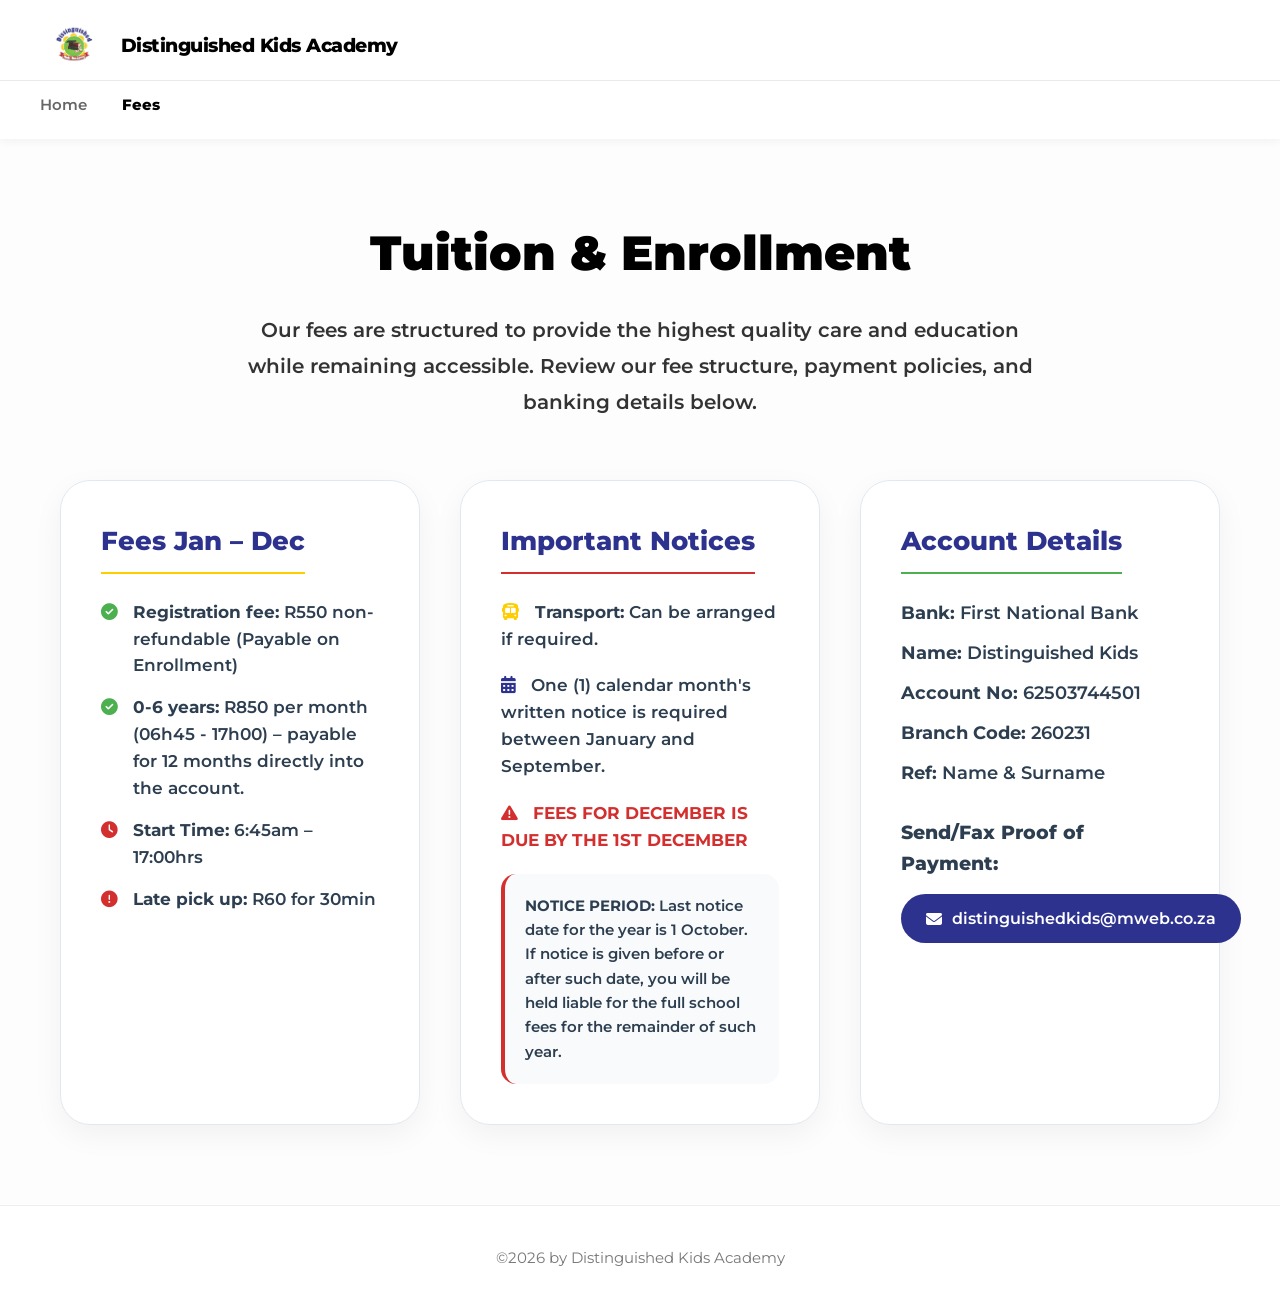
<file: fees.html>
<!DOCTYPE html>
<html lang="en">

<head>
    <meta charset="UTF-8">
    <meta name="viewport" content="width=device-width, initial-scale=1.0">
    <title>Tuition & Fees | Distinguished Kids Academy Preschool</title>
    <meta name="description"
        content="Affordable preschool and daycare fees at Distinguished Kids Academy, Zakariyya Park. View our registration fees, monthly tuition, and enrollment process for ages 0-6.">
    <link rel="canonical" href="https://distinguishedkids.co.za/fees.html">

    <!-- Favicon -->
    <link rel="icon" type="image/png" href="logos/1769603602246.png">
    <link rel="apple-touch-icon" href="logos/1769603602246.png">

    <!-- Open Graph / Facebook -->
    <meta property="og:type" content="website">
    <meta property="og:url" content="https://distinguishedkids.co.za/fees.html">
    <meta property="og:title" content="Tuition & Fees | Distinguished Kids Academy">
    <meta property="og:description"
        content="Transparent pricing for premium preschool and daycare in Zakariyya Park. Secure your child's future at Distinguished Kids Academy.">
    <meta property="og:image" content="https://distinguishedkids.co.za/logos/1769603602246.png">

    <!-- Twitter -->
    <meta property="twitter:card" content="summary_large_image">
    <meta property="twitter:url" content="https://distinguishedkids.co.za/fees.html">
    <meta property="twitter:title" content="Tuition & Fees | Distinguished Kids Academy">
    <meta property="twitter:description"
        content="Check our affordable preschool fees and simple enrollment process at Distinguished Kids Academy.">
    <meta property="twitter:image" content="https://distinguishedkids.co.za/logos/1769603602246.png">

    <link href="https://fonts.googleapis.com/css2?family=Montserrat:wght@400;600;700;800&display=swap" rel="stylesheet">
    <link rel="stylesheet" href="https://cdnjs.cloudflare.com/ajax/libs/font-awesome/6.4.0/css/all.min.css">
    <link rel="stylesheet" href="style.css">

</head>

<body style="padding-top: 135px; background: #fdfdfd;" class="loading-active">
    <!-- Page Loader -->
    <div class="page-loader">
        <div class="loader-content">
            <div class="loader-visuals">
                <div class="ring-outer"></div>
                <div class="ring-inner"></div>
                <img src="logos/1769603602246.png" alt="Academy Logo" class="loader-logo">
            </div>
            <div class="loader-text-container">
                <div class="loader-text">
                    <span>L</span><span>O</span><span>A</span><span>D</span><span>I</span><span>N</span><span>G</span>
                </div>
            </div>
        </div>
    </div>
    <!-- Navigation -->
    <nav id="main-nav" class="main-navigation-bar" style="position: fixed; top: 0; left: 0;">
        <!-- Top Row -->
        <div class="nav-top-row">
            <a href="index.html#home" class="logo" style="text-decoration: none;">
                <img src="logos/1769603602246.png" alt="Distinguished Kids Logo" class="logo-img-main">
                <span class="logo-text-main">Distinguished Kids Academy</span>
            </a>
            <div id="mobile-menu" class="menu-toggle">
                <i class="fas fa-bars"></i>
            </div>
        </div>
        <hr style="border: none; border-top: 1px solid #eaeaea; margin: 0;">
        <!-- Bottom Row -->
        <div class="nav-bottom-row">
            <ul class="nav-links-new">
                <li><a href="index.html#home" style="color: #666; font-weight: 600;">Home</a></li>
                <li><a href="fees.html" style="color: #000; font-weight: 800;">Fees</a></li>
            </ul>
        </div>
    </nav>



    <!-- Content -->
    <section class="container" style="padding: 80px 20px;">
        <div style="text-align: center; margin-bottom: 60px;">
            <h1 style="font-size: 3rem; font-weight: 900; color: #000; margin-bottom: 20px;">Tuition & Enrollment</h1>
            <p
                style="font-size: 1.25rem; font-weight: 600; max-width: 800px; margin: 0 auto; line-height: 1.8; color: #333;">
                Our fees are structured to provide the highest quality care and education while remaining accessible.
                Review our fee structure, payment policies, and banking details below.
            </p>
        </div>

        <div
            style="display: grid; grid-template-columns: repeat(auto-fit, minmax(300px, 1fr)); gap: 40px; max-width: 1200px; margin: 0 auto;">
            <!-- Fees Card -->
            <div
                style="background: #fff; padding: 40px; border-radius: 30px; box-shadow: 0 10px 30px rgba(0,0,0,0.05); border: 1px solid #E2E8F0;">
                <h3
                    style="color: var(--primary); font-size: 1.6rem; margin-bottom: 25px; border-bottom: 2px solid var(--secondary); padding-bottom: 10px; display: inline-block;">
                    Fees Jan – Dec </h3>
                <ul style="list-style: none; padding: 0; margin: 0; display: flex; flex-direction: column; gap: 15px;">
                    <li style="display: flex; gap: 15px; font-weight: 600; font-size: 1.05rem;"><i
                            class="fas fa-check-circle" style="color: var(--brand-green); margin-top: 5px;"></i>
                        <span><strong>Registration fee:</strong> R550 non-refundable (Payable on Enrollment)</span>
                    </li>
                    <li style="display: flex; gap: 15px; font-weight: 600; font-size: 1.05rem;"><i
                            class="fas fa-check-circle" style="color: var(--brand-green); margin-top: 5px;"></i>
                        <span><strong>0-6 years:</strong> R850 per month (06h45 - 17h00) – payable for 12 months
                            directly into the account.</span>
                    </li>
                    <li style="display: flex; gap: 15px; font-weight: 600; font-size: 1.05rem;"><i class="fas fa-clock"
                            style="color: var(--brand-red); margin-top: 5px;"></i> <span><strong>Start Time:</strong>
                            6:45am – 17:00hrs</span></li>
                    <li style="display: flex; gap: 15px; font-weight: 600; font-size: 1.05rem;"><i
                            class="fas fa-exclamation-circle" style="color: var(--brand-red); margin-top: 5px;"></i>
                        <span><strong>Late pick up:</strong> R60 for 30min</span>
                    </li>
                </ul>
            </div>

            <!-- Notice & Transport Card -->
            <div
                style="background: #fff; padding: 40px; border-radius: 30px; box-shadow: 0 10px 30px rgba(0,0,0,0.05); border: 1px solid #E2E8F0;">
                <h3
                    style="color: var(--primary); font-size: 1.6rem; margin-bottom: 25px; border-bottom: 2px solid var(--brand-red); padding-bottom: 10px; display: inline-block;">
                    Important Notices</h3>
                <div style="display: flex; flex-direction: column; gap: 20px;">
                    <p style="font-weight: 600; font-size: 1.05rem;"><i class="fas fa-bus"
                            style="color: var(--secondary); margin-right: 10px;"></i> <strong>Transport:</strong> Can be
                        arranged if required.</p>
                    <p style="font-weight: 600; font-size: 1.05rem;"><i class="fas fa-calendar-alt"
                            style="color: var(--primary); margin-right: 10px;"></i> One (1) calendar month's written
                        notice is required between January and September.</p>
                    <p style="font-weight: 700; font-size: 1.05rem; color: var(--brand-red);"><i
                            class="fas fa-exclamation-triangle" style="margin-right: 10px;"></i> FEES FOR DECEMBER IS
                        DUE BY THE 1ST DECEMBER</p>
                    <div
                        style="background: var(--bg-main); padding: 20px; border-radius: 15px; border-left: 4px solid var(--brand-red);">
                        <p style="font-weight: 600; font-size: 0.95rem; margin: 0;"><strong>NOTICE PERIOD:</strong> Last
                            notice date for the year is 1 October. If notice is given before or after such date, you
                            will be held liable for the full school fees for the remainder of such year.</p>
                    </div>
                </div>
            </div>

            <!-- Banking Card -->
            <div
                style="background: #fff; padding: 40px; border-radius: 30px; box-shadow: 0 10px 30px rgba(0,0,0,0.05); border: 1px solid #E2E8F0;">
                <h3
                    style="color: var(--primary); font-size: 1.6rem; margin-bottom: 25px; border-bottom: 2px solid var(--brand-green); padding-bottom: 10px; display: inline-block;">
                    Account Details</h3>
                <ul
                    style="list-style: none; padding: 0; margin: 0; display: flex; flex-direction: column; gap: 12px; margin-bottom: 30px;">
                    <li style="font-weight: 600; font-size: 1.1rem;"><strong>Bank:</strong> First National Bank</li>
                    <li style="font-weight: 600; font-size: 1.1rem;"><strong>Name:</strong> Distinguished Kids</li>
                    <li style="font-weight: 600; font-size: 1.1rem;"><strong>Account No:</strong> 62503744501</li>
                    <li style="font-weight: 600; font-size: 1.1rem;"><strong>Branch Code:</strong> 260231</li>
                    <li style="font-weight: 600; font-size: 1.1rem;"><strong>Ref:</strong> Name & Surname</li>
                </ul>

                <h4 style="color: var(--text-main); font-size: 1.2rem; margin-bottom: 15px;">Send/Fax Proof of Payment:
                </h4>
                <a href="mailto:distinguishedkids@mweb.co.za"
                    style="display: inline-flex; align-items: center; gap: 10px; background: var(--primary); color: #fff; padding: 12px 25px; border-radius: 50px; font-weight: 600; transition: var(--transition);">
                    <i class="fas fa-envelope"></i> distinguishedkids@mweb.co.za
                </a>
            </div>
        </div>
    </section>

    <!-- Minimal Footer -->
    <footer style="padding: 40px 20px; text-align: center; background: #fff; border-top: 1px solid #eee;">
        <p style="font-size: 0.95rem; color: #777; margin: 0;">&copy;2026 by Distinguished Kids Academy</p>
    </footer>
    <script src="main.js"></script>
</body>

</html>
</file>
<file: style.css>
/* Modern CSS Reset */
* {
    margin: 0;
    padding: 0;
    box-sizing: border-box;
}

:root {
    --primary: #2D328E;
    /* Brand Blue from logo */
    --primary-dark: #1A1F6D;
    --secondary: #FFCE00;
    /* Brand Yellow/Gold */
    --brand-red: #D32F2F;
    /* Brand Red from banner */
    --brand-green: #4CAF50;
    /* Brand Green from circle */
    --text-main: #2C3E50;
    --text-muted: #7F8C8D;
    --bg-main: #F9FAFB;
    --white: #FFFFFF;
    --glass: rgba(255, 255, 255, 0.85);
    --glass-border: rgba(255, 255, 255, 0.3);
    --transition: 0.4s cubic-bezier(0.175, 0.885, 0.32, 1.275);
    --shadow: 0 10px 30px rgba(0, 0, 0, 0.08);
    --font-heading: 'Montserrat', sans-serif;
    --font-body: 'Montserrat', sans-serif;
}

html {
    scroll-behavior: smooth;
}

body {
    font-family: var(--font-body);
    color: var(--text-main);
    background: var(--bg-main);
    line-height: 1.6;
    overflow-x: hidden;
    padding-top: 135px; /* Space for fixed nav */
}

/* Premium Page Loader - Enhanced */
.page-loader {
    position: fixed;
    top: 0;
    left: 0;
    width: 100%;
    height: 100%;
    background: radial-gradient(circle at center, #ffffff 0%, #f0f4f8 100%);
    display: flex;
    flex-direction: column;
    justify-content: center;
    align-items: center;
    z-index: 10000;
    transition: opacity 1s cubic-bezier(0.77, 0, 0.175, 1), visibility 1s;
}

.loader-content {
    position: relative;
    display: flex;
    flex-direction: column;
    align-items: center;
}

.loader-visuals {
    position: relative;
    width: 200px;
    height: 200px;
    display: flex;
    justify-content: center;
    align-items: center;
    margin-bottom: 40px;
}

.loader-logo {
    width: 100px;
    height: auto;
    z-index: 2;
    filter: drop-shadow(0 10px 20px rgba(45, 50, 142, 0.15));
    animation: floatLogo 3s infinite ease-in-out;
}

/* Dual Concentric Rings */
.ring-outer {
    position: absolute;
    width: 100%;
    height: 100%;
    border: 2px solid transparent;
    border-top: 2px solid var(--primary);
    border-bottom: 2px solid var(--primary);
    border-radius: 50%;
    animation: spinClockwise 2s cubic-bezier(0.5, 0.1, 0.4, 0.9) infinite;
}

.ring-inner {
    position: absolute;
    width: 80%;
    height: 80%;
    border: 2px solid transparent;
    border-left: 2px solid var(--secondary);
    border-right: 2px solid var(--secondary);
    border-radius: 50%;
    animation: spinCounterClockwise 1.5s cubic-bezier(0.5, 0.1, 0.4, 0.9) infinite;
}

.loader-text-container {
    overflow: hidden;
}

.loader-text {
    font-size: 1rem;
    font-weight: 800;
    color: var(--primary);
    letter-spacing: 4px;
    text-transform: uppercase;
    display: flex;
    gap: 4px;
}

.loader-text span {
    display: inline-block;
    animation: jumpText 1.5s infinite ease-in-out;
}

/* Staggered animation for letters */
.loader-text span:nth-child(1) { animation-delay: 0.1s; }
.loader-text span:nth-child(2) { animation-delay: 0.2s; }
.loader-text span:nth-child(3) { animation-delay: 0.3s; }
.loader-text span:nth-child(4) { animation-delay: 0.4s; }
.loader-text span:nth-child(5) { animation-delay: 0.5s; }
.loader-text span:nth-child(6) { animation-delay: 0.6s; }
.loader-text span:nth-child(7) { animation-delay: 0.7s; }

@keyframes floatLogo {
    0%, 100% { transform: translateY(0) scale(1); }
    50% { transform: translateY(-15px) scale(1.05); }
}

@keyframes spinClockwise {
    0% { transform: rotate(0deg); }
    100% { transform: rotate(360deg); }
}

@keyframes spinCounterClockwise {
    0% { transform: rotate(360deg); }
    100% { transform: rotate(0deg); }
}

@keyframes jumpText {
    0%, 100% { transform: translateY(0); opacity: 0.5; }
    50% { transform: translateY(-10px); opacity: 1; color: var(--secondary); }
}

.page-loader.fade-out {
    opacity: 0;
    visibility: hidden;
    pointer-events: none;
}

/* Reveal Animation for Body Content */
body.loading-active {
    overflow: hidden;
}

body.loading-active main, 
body.loading-active nav, 
body.loading-active section {
    filter: blur(10px);
    transform: scale(1.1);
    transition: filter 1s ease, transform 1s cubic-bezier(0.22, 1, 0.36, 1);
}

body.loaded main, 
body.loaded nav, 
body.loaded section {
    filter: blur(0);
    transform: scale(1);
}

@media (max-width: 768px) {
    body {
        padding-top: 80px; /* Less space on mobile */
    }
}

h1,
h2,
h3,
h4 {
    font-family: var(--font-heading);
    font-weight: 800;
}

a {
    text-decoration: none;
    color: inherit;
    transition: var(--transition);
}

ul {
    list-style: none;
}

.container {
    max-width: 1200px;
    margin: 0 auto;
    padding: 0 20px;
}

.text-center {
    text-align: center;
}

/* Glassmorphism Classes */
.glass {
    background: var(--glass);
    backdrop-filter: blur(12px);
    -webkit-backdrop-filter: blur(12px);
    border: 1px solid var(--glass-border);
}

/* Navigation */
nav {
    position: relative;
    width: 100%;
    z-index: 1000;
    padding: 10px 0;
    transition: padding 0.3s ease;
}

.main-navigation-bar {
    background: white;
    width: 100%;
    z-index: 1000;
    position: fixed;
    top: 0;
    left: 0;
    box-shadow: 0 2px 10px rgba(0, 0, 0, 0.05);
}

.nav-container {
    max-width: 1200px;
    margin: 0 auto;
    display: flex;
    justify-content: space-between;
    align-items: center;
    padding: 0 30px;
}

/* Navigation Logo Typography */
.logo {
    display: flex;
    align-items: center;
    gap: 15px;
}

.logo-img-main {
    height: 40px;
    width: auto;
}

.logo-text-main {
    font-size: 1.2rem;
    font-weight: 800;
    color: #000;
    letter-spacing: -0.5px;
}

@media (max-width: 768px) {
    .logo-img-main {
        height: 30px;
    }

    .logo-text-main {
        font-size: 0.95rem;
    }
}

.brand-tagline {
    font-size: 0.8rem;
    font-weight: 700;
    text-transform: uppercase;
    color: var(--secondary);
    letter-spacing: 1px;
}

.nav-links {
    display: flex;
    align-items: center;
    gap: 30px;
}

.nav-links a {
    font-weight: 600;
    font-size: 1.05rem;
}

.nav-links a:hover {
    color: var(--primary);
}

.btn-primary {
    background: var(--primary);
    color: var(--white) !important;
    padding: 10px 25px;
    border-radius: 50px;
    box-shadow: 0 4px 15px rgba(74, 144, 226, 0.3);
}

.btn-primary:hover {
    transform: translateY(-3px);
    background: var(--primary-dark);
}

.nav-top-row {
    display: flex;
    justify-content: space-between;
    align-items: center;
    padding: 15px 40px;
    max-width: 1400px;
    margin: 0 auto;
}

.nav-bottom-row {
    display: flex;
    justify-content: space-between;
    align-items: center;
    padding: 12px 40px;
    font-size: 0.95rem;
    color: #555;
    max-width: 1400px;
    margin: 0 auto;
    position: relative;
}

.nav-links,
.nav-links-new {
    display: flex;
    align-items: center;
    gap: 35px;
    list-style: none;
    margin: 0;
    padding: 0;
}

.nav-contact-new {
    display: flex;
    gap: 35px;
    font-weight: 600;
}

.menu-toggle {
    display: none;
    font-size: 1.5rem;
    cursor: pointer;
    color: var(--primary);
}

@media (max-width: 1024px) {

    .nav-top-row,
    .nav-bottom-row {
        padding: 12px 20px;
    }

    .nav-contact-new {
        display: none;
    }

    .nav-links,
    .nav-links-new {
        gap: 20px;
    }
}

@media (max-width: 768px) {
    .menu-toggle {
        display: flex;
        align-items: center;
        justify-content: center;
        background: transparent;
        color: var(--primary) !important;
        font-size: 2rem;
    }

    .nav-links,
    .nav-links-new {
        display: none;
        flex-direction: column;
        position: absolute;
        top: 100%;
        left: 0;
        width: 100%;
        background: var(--white);
        padding: 30px;
        gap: 20px;
        box-shadow: 0 15px 30px rgba(0, 0, 0, 0.1);
        text-align: center;
        border-bottom: 3px solid var(--primary);
        z-index: 2000; /* Ensure it's above everything */
    }

    .nav-links.mobile-active,
    .nav-links-new.mobile-active {
        display: flex;
    }

    .nav-top-row {
        justify-content: space-between;
        padding: 10px 20px;
        width: 100%;
    }

    .nav-bottom-row {
        display: block;
        padding: 0;
        margin: 0;
    }

    .nav-bottom-row .nav-contact-new {
        display: none;
    }

    hr {
        display: none;
    }

    .logo {
        flex-direction: row;
        align-items: center;
        gap: 12px;
        justify-content: center;
        width: 100%;
    }

    .nav-top-row {
        flex-direction: column;
        gap: 15px;
        padding: 15px 20px;
    }
}

.get-in-touch:hover {
    background: #000;
    color: #fff !important;
}

/* Scrolled State Nav Adjustments */
.main-navigation-bar.scrolled .nav-top-row {
    padding: 8px 20px;
}

.main-navigation-bar.scrolled .logo-text-main {
    display: none; /* Hide text on scroll to save space */
}

.main-navigation-bar.scrolled .logo-img-main {
    height: 35px;
}

@media (max-width: 768px) {
    .main-navigation-bar.scrolled .logo-text-main {
        display: none;
    }
}

/* Hero Section */
.hero {
    height: 100vh;
    display: flex;
    align-items: center;
    padding: 0 10%;
    gap: 50px;
    position: relative;
    background: radial-gradient(circle at top right, rgba(74, 144, 226, 0.1), transparent);
}

.hero-content {
    flex: 1;
    z-index: 2;
}

.badge {
    background: rgba(74, 144, 226, 0.1);
    color: var(--primary);
    padding: 8px 16px;
    border-radius: 50px;
    font-size: 0.9rem;
    font-weight: 700;
    margin-bottom: 20px;
    display: inline-block;
}

.hero h1 {
    font-size: 4.5rem;
    line-height: 1.1;
    margin-bottom: 25px;
}

.hero h1 span {
    color: var(--primary);
}

.hero p {
    font-size: 1.25rem;
    color: var(--text-muted);
    margin-bottom: 35px;
    max-width: 600px;
}

/* Full Hero Section */
.hero-full {
    min-height: 100vh;
    width: 100%;
    position: relative;
    background-image: url('img/01.jpg');
    background-size: cover;
    background-position: center;
    background-repeat: no-repeat;
    background-attachment: scroll;
    display: flex;
    flex-direction: column;
    align-items: center;
    justify-content: center;
    color: var(--white);
    padding-top: 60px;
}

.hero-overlay {
    position: absolute;
    top: 0;
    left: 0;
    width: 100%;
    height: 100%;
    background: linear-gradient(to bottom, rgba(45, 50, 142, 0.6), rgba(0, 0, 0, 0.7));
    z-index: 1;
}

.hero-container {
    position: relative;
    z-index: 2;
    max-width: 900px;
    padding: 0 20px;
}

.hero-badge {
    background: var(--secondary) !important;
    color: var(--primary) !important;
    font-weight: 800;
}

.hero-title {
    font-size: 4.5rem;
    font-weight: 900;
    line-height: 1.1;
    margin-bottom: 25px;
    text-shadow: 0 10px 30px rgba(0, 0, 0, 0.3);
}

.hero-title span {
    color: var(--secondary);
}

.c-red {
    color: var(--brand-red) !important;
}

.c-green {
    color: var(--brand-green) !important;
}

.c-yellow {
    color: var(--secondary) !important;
}

.c-blue {
    color: var(--primary) !important;
}

.hero-subtitle {
    font-size: 1.4rem;
    margin-bottom: 40px;
    opacity: 0.95;
    text-shadow: 0 2px 10px rgba(0, 0, 0, 0.5);
}

.center-flex {
    justify-content: center;
}

.btn-secondary.ghost {
    background: transparent;
    color: var(--white);
    border: 2px solid var(--white);
}

.btn-secondary.ghost:hover {
    background: var(--white);
    color: var(--primary);
}

.staggered-grid {
    display: grid;
    grid-template-columns: 1fr 1fr;
    gap: 50px 80px;
    align-items: start;
}

.staggered-col-right {
    margin-top: 100px;
}

.staggered-col-left-bottom {
    margin-top: -60px;
}

.staggered-col-right-bottom {
    margin-top: 40px;
}

.staggered-item {
    text-align: center;
}

.staggered-item img {
    width: 100%;
    height: 380px;
    object-fit: cover;
    margin-bottom: 30px;
    box-shadow: 0 4px 15px rgba(0, 0, 0, 0.1);
}

.staggered-item h3 {
    font-size: 2.2rem;
    color: #000;
    margin-bottom: 20px;
    font-weight: 800;
}

.staggered-item p {
    font-size: 1.15rem;
    color: #222;
    line-height: 1.8;
    font-weight: 600;
    padding: 0 10%;
}

@media (max-width: 768px) {
    .staggered-grid {
        grid-template-columns: 1fr;
        gap: 40px;
    }

    .staggered-col-right,
    .staggered-col-left-bottom,
    .staggered-col-right-bottom {
        margin-top: 0;
    }

    .staggered-item p {
        padding: 0 5%;
    }
}

/* Stats Section */
.stats {
    padding: 100px 0;
    background: var(--bg-main);
    /* Match the rest of the site */
}

.stats .container {
    display: grid;
    grid-template-columns: repeat(4, 1fr);
    gap: 30px;
}

.stat-card {
    text-align: center;
    padding: 50px 30px;
    border-radius: 40px;
    background: var(--white);
    transition: var(--transition);
    box-shadow: 0 15px 40px rgba(0, 0, 0, 0.04);
    border: 1px solid rgba(0, 0, 0, 0.03);
}

.stat-card:hover {
    transform: translateY(-12px);
    box-shadow: 0 30px 60px rgba(0, 0, 0, 0.1);
    background: var(--white);
    /* Keep white background on hover */
}

/* Ensure text remains visible on hover */
.stat-card:hover h3,
.stat-card:hover p,
.stat-card:hover i {
    opacity: 1;
}

.stat-card i {
    font-size: 2.8rem;
    margin-bottom: 25px;
    display: block;
}

/* Unique Icon Colors */
.stat-card:nth-child(1) i {
    color: var(--brand-red);
}

.stat-card:nth-child(2) i {
    color: var(--primary);
}

.stat-card:nth-child(3) i {
    color: var(--brand-green);
}

.stat-card:nth-child(4) i {
    color: var(--secondary);
}

.stat-card h3 {
    font-size: 3.2rem;
    font-weight: 900;
    margin-bottom: 10px;
    letter-spacing: -1px;
}

/* Number colors matching icons */
.stat-card:nth-child(1) h3 {
    color: var(--brand-red);
}

.stat-card:nth-child(2) h3 {
    color: var(--primary);
}

.stat-card:nth-child(3) h3 {
    color: var(--brand-green);
}

.stat-card:nth-child(4) h3 {
    color: var(--secondary);
}

.stat-card p {
    font-weight: 700;
    font-size: 1.1rem;
    color: #444;
    text-transform: uppercase;
    letter-spacing: 1px;
}

/* Environment Section */
.environment-section {
    padding-top: 50px;
}

.env-full-img {
    width: 100%;
    height: 600px;
    overflow: hidden;
    margin-bottom: 0;
}

.env-full-img img {
    width: 100%;
    height: 100%;
    object-fit: cover;
    display: block;
}

.env-split {
    display: flex;
    flex-wrap: wrap;
    width: 100%;
}

.env-split-img {
    flex: 1 1 50%;
    min-height: 400px;
    max-height: 500px;
    overflow: hidden;
}

.env-split-img img {
    width: 100%;
    height: 100%;
    object-fit: cover;
    display: block;
}

.env-split-text {
    flex: 1 1 50%;
    display: flex;
    flex-direction: column;
    justify-content: center;
    align-items: center;
    padding: 60px 40px;
    background: #ffffff;
    text-align: center;
}

.env-split-text h3 {
    font-size: 2.8rem;
    margin-bottom: 15px;
    color: #000;
    font-weight: 800;
}

.env-split-text h4 {
    font-size: 1.3rem;
    margin-bottom: 25px;
    font-weight: bold;
    color: #333;
}

.env-split-text p {
    font-size: 1.15rem;
    line-height: 1.8;
    color: #222;
    max-width: 85%;
    font-weight: 600;
}

@media (max-width: 768px) {
    .env-full-img {
        height: 350px;
    }

    .env-split {
        flex-direction: column;
    }

    .env-split-reverse {
        flex-direction: column-reverse;
    }

    .env-split-img,
    .env-split-text {
        flex: 1 1 100%;
        max-height: none;
        padding: 40px 20px;
    }

    .env-split-img {
        min-height: 300px;
    }

    .env-split-text h3 {
        font-size: 2rem;
    }
}

/* Uneven Gallery */
/* Uneven Gallery */
.uneven-gallery {
    column-count: 3;
    column-gap: 20px;
    border-radius: 20px;
    overflow: hidden;
    position: relative;
    box-shadow: 0 5px 15px rgba(0, 0, 0, 0.1);
    margin-bottom: 20px;
    break-inside: avoid;
    display: inline-block;
    width: 100%;
}

.gallery-item img {
    width: 100%;
    height: auto;
    object-fit: contain;
    display: block;
    transition: transform 0.5s ease;
    filter: contrast(1.05) brightness(1.02);
}

.gallery-item:hover img {
    transform: scale(1.05);
}

@media (max-width: 900px) {
    .uneven-gallery {
        column-count: 2;
    }
}

@media (max-width: 600px) {
    .uneven-gallery {
        column-count: 1;
    }
}

.title-tag {
    color: var(--secondary);
    text-transform: uppercase;
    letter-spacing: 2px;
    font-weight: 800;
    font-size: 0.9rem;
    display: block;
    margin-bottom: 15px;
}

.title-tag.red {
    color: var(--brand-red);
}

.title-tag.green {
    color: var(--brand-green);
}

.title-tag.blue {
    color: var(--primary);
}

.about-text h2 {
    font-size: 3rem;
    margin-bottom: 25px;
}

.about-text p {
    color: var(--text-muted);
    font-size: 1.15rem;
    margin-bottom: 30px;
}

.features {
    display: grid;
    grid-template-columns: 1fr;
    gap: 15px;
}

.features li {
    display: flex;
    align-items: center;
    gap: 15px;
    font-weight: 600;
    font-size: 1.1rem;
}

.features li i {
    color: var(--brand-green);
    font-size: 1.3rem;
}

/* Programs */
.programs {
    padding: 100px 0;
    background: var(--white);
}

.programs h2 {
    font-size: 3rem;
    margin-bottom: 60px;
    color: #1a1a1a;
}

/* Reviews Section */
.reviews-section {
    padding: 100px 0;
    background: var(--bg-main);
}

/* Reviews Carousel */
.reviews-carousel {
    position: relative;
    width: 100%;
    max-width: 800px;
    margin: 40px auto 50px;
}

.reviews-track-container {
    padding: 10px;
    height: 350px;
    position: relative;
    overflow: hidden;
}

.reviews-track {
    padding: 0;
    margin: 0;
    list-style: none;
    position: relative;
    height: 100%;
    transition: transform 500ms ease-in-out;
}

.review-slide {
    position: absolute;
    top: 0;
    bottom: 0;
    width: 100%;
    display: flex;
    justify-content: center;
    align-items: center;
}

.review-card {
    background: var(--white);
    padding: 40px;
    border-radius: 30px;
    box-shadow: 0 10px 30px rgba(0, 0, 0, 0.05);
    text-align: center;
    width: 100%;
    max-width: 700px;
    margin: 0 20px;
}

.review-card .stars {
    color: var(--secondary);
    margin-bottom: 20px;
    font-size: 1.2rem;
}

.review-card p {
    font-style: italic;
    color: var(--text-muted);
    font-size: 1.2rem;
    margin-bottom: 20px;
}

.review-card h4 {
    color: var(--primary);
    font-size: 1.15rem;
}

.review-btn {
    position: absolute;
    top: 50%;
    transform: translateY(-50%);
    background: transparent;
    border: none;
    cursor: pointer;
    z-index: 10;
    font-size: 2.5rem;
    color: rgba(45, 50, 142, 0.4);
    transition: var(--transition);
}

.review-btn:hover {
    color: var(--primary);
}

.review-btn.btn-left {
    left: -60px;
}

.review-btn.btn-right {
    right: -60px;
}

@media (max-width: 900px) {
    .review-btn.btn-left {
        left: -20px;
    }

    .review-btn.btn-right {
        right: -20px;
    }
}

@media (max-width: 768px) {
    .review-btn.btn-left {
        left: 0px;
    }

    .review-btn.btn-right {
        right: 0px;
    }

    .review-card {
        padding: 30px 20px;
    }

    .review-card p {
        font-size: 1.05rem;
    }

    .split-img,
    .split-text {
        flex: 1 1 100%;
    }

    .split-img {
        min-height: 300px;
        max-height: 400px;
    }

    .split-text {
        padding: 40px 20px;
    }

    .split-text h3 {
        font-size: 2rem;
    }

    /* Target inline styles in Environment Section */
    #environment>div:first-of-type {
        height: 350px !important;
    }

    #environment div[style*="display: flex"] {
        flex-direction: column !important;
    }

    #environment div[style*="flex: 1 1 50%"] {
        flex: 1 1 100% !important;
        max-height: none !important;
        padding: 40px 20px !important;
    }

    #environment img {
        height: 300px !important;
    }

    /* Target Enrollment Section */
    #enrollment {
        padding: 60px 20px !important;
    }

    #enrollment>div {
        padding: 40px 20px !important;
        margin-top: 20px !important;
    }

    #enrollment h2 {
        font-size: 2rem !important;
    }

    /* Target Visit Section */
    #visit {
        padding: 60px 20px 0 !important;
    }

    #visit h2 {
        font-size: 2.2rem !important;
    }

    #visit p {
        font-size: 1rem !important;
        margin-bottom: 25px !important;
    }
}

.review-card .stars {
    color: var(--secondary);
    margin-bottom: 20px;
    font-size: 1.2rem;
}

.review-card p {
    font-style: italic;
    color: var(--text-muted);
    font-size: 1.1rem;
    margin-bottom: 20px;
}

.review-card h4 {
    color: var(--primary);
    font-size: 1.15rem;
}

.review-form-container {
    background: var(--white);
    padding: 50px;
    border-radius: 40px;
    box-shadow: 0 10px 40px rgba(0, 0, 0, 0.08);
    max-width: 800px;
    margin: 80px auto 0;
}

.review-form-container h3 {
    text-align: center;
    color: var(--primary);
    font-size: 2.2rem;
    margin-bottom: 30px;
}

#review-form {
    display: flex;
    flex-direction: column;
    gap: 20px;
}

#review-form input,
#review-form textarea {
    width: 100%;
    padding: 18px 25px;
    border: 2px solid #E2E8F0;
    border-radius: 20px;
    font-family: var(--font-body);
    font-size: 1.1rem;
    transition: var(--transition);
    background: #fdfdfd;
}

#review-form input:focus,
#review-form textarea:focus {
    outline: none;
    border-color: var(--primary);
    background: var(--white);
}

#review-form button {
    border: none;
    cursor: pointer;
    font-size: 1.2rem;
    margin-top: 10px;
}


.program-grid {
    display: grid;
    grid-template-columns: repeat(3, 1fr);
    gap: 40px;
}

.program-card {
    padding: 50px 40px;
    background: var(--bg-main);
    border-radius: 40px;
    text-align: center;
    transition: var(--transition);
    border: 1px solid #E2E8F0;
}

.program-card:hover {
    transform: translateY(-15px);
    box-shadow: 0 40px 70px rgba(0, 0, 0, 0.08);
}

.icon-box {
    width: 80px;
    height: 80px;
    margin: 0 auto 30px;
    border-radius: 25px;
    display: flex;
    align-items: center;
    justify-content: center;
    font-size: 2rem;
    color: var(--white);
}

.icon-box.blue {
    background: var(--primary);
}

.icon-box.orange {
    background: var(--secondary);
    color: var(--primary);
}

.icon-box.green {
    background: var(--brand-green);
}

.icon-box.red {
    background: var(--brand-red);
}

.program-card h3 {
    margin-bottom: 15px;
    font-size: 1.6rem;
}

.program-card p {
    color: var(--text-muted);
}

/* Footer */
footer {
    background: var(--bg-main);
    padding: 100px 0 30px;
    border-top: 1px solid #E2E8F0;
}

.footer-grid {
    display: grid;
    grid-template-columns: 2fr 1fr 1fr;
    gap: 80px;
    margin-bottom: 60px;
}

.footer-info p {
    margin: 20px 0;
    color: var(--text-muted);
}

.social-links {
    display: flex;
    gap: 15px;
}

.social-links a {
    width: 45px;
    height: 45px;
    border-radius: 50%;
    background: var(--white);
    display: flex;
    align-items: center;
    justify-content: center;
    box-shadow: var(--shadow);
    color: var(--primary);
    font-size: 1.2rem;
}

.social-links a:hover {
    background: var(--primary);
    color: var(--white);
    transform: translateY(-5px);
}

.footer-links h4,
.footer-contact h4 {
    margin-bottom: 25px;
    font-size: 1.3rem;
}

.footer-links ul li {
    margin-bottom: 12px;
}

.footer-links a:hover {
    color: var(--primary);
    padding-left: 5px;
}

.footer-contact p {
    margin-bottom: 15px;
    display: flex;
    align-items: flex-start;
    gap: 15px;
    color: var(--text-muted);
}

.footer-contact i {
    color: var(--primary);
    margin-top: 5px;
}

.footer-bottom {
    text-align: center;
    padding-top: 40px;
    border-top: 1px solid #E2E8F0;
    color: var(--text-muted);
    font-size: 0.9rem;
}

/* Animations */
.reveal,
.reveal-left,
.reveal-right {
    opacity: 0;
    transition: all 1s ease-out;
}

.reveal.active {
    opacity: 1;
    transform: translateY(0);
}

.reveal {
    transform: translateY(50px);
}

.reveal-left {
    transform: translateX(-50px);
}

.reveal-right {
    transform: translateX(50px);
}

.reveal-left.active,
.reveal-right.active {
    opacity: 1;
    transform: translateX(0);
}

/* --- Responsive Design --- */

/* Tablet & Mobile Nav */
@media (max-width: 1024px) {
    .nav-links {
        gap: 15px;
    }

    .nav-links a {
        font-size: 0.95rem;
    }

    .logo-img-main {
        height: 35px;
    }

    .logo-text-main {
        font-size: 1.1rem;
    }

    .hero-title {
        font-size: 3.5rem;
    }

    .footer-grid {
        grid-template-columns: 1fr 1fr;
    }

    .grid-2 {
        gap: 40px;
    }
}

@media (max-width: 768px) {

    /* Navigation Mobile */
    .nav-container {
        padding: 0 20px;
    }

    .logo-img-main {
        height: 30px;
    }

    .logo-text-main {
        font-size: 0.95rem;
    }

    .logo {
        gap: 10px;
    }

    .nav-links {
        display: none;
        flex-direction: column;
        position: absolute;
        top: 100%;
        left: 0;
        width: 100%;
        background: var(--white);
        padding: 30px;
        gap: 20px;
        box-shadow: 0 15px 30px rgba(0, 0, 0, 0.1);
        text-align: center;
        border-bottom: 3px solid var(--primary);
    }

    .nav-links.mobile-active {
        display: flex;
    }

    .menu-toggle {
        display: block;
        color: var(--primary);
    }

    /* Hero Mobile */
    /* Hero Mobile */
    .hero-full {
        padding: 40px 15px 40px;
        height: auto;
        min-height: 70vh;
        background-attachment: scroll;
        display: flex;
        flex-direction: column;
        justify-content: center;
        overflow: visible;
    }

    .hero-title {
        font-size: 2.5rem;
        margin-bottom: 15px;
    }

    .hero-subtitle {
        font-size: 1.1rem;
        margin-bottom: 25px;
    }

    .hero-btns {
        flex-direction: column;
        width: 100%;
        max-width: 300px;
        margin: 0 auto;
    }

    /* Grids to Single Column */
    .stats .container {
        grid-template-columns: repeat(2, 1fr);
        gap: 15px;
    }

    .stat-card {
        padding: 30px 15px;
        border-radius: 25px;
    }

    .stat-card h3 {
        font-size: 2.2rem;
    }

    .stat-card i {
        font-size: 2rem;
        margin-bottom: 15px;
    }

    .grid-2 {
        grid-template-columns: 1fr;
        text-align: center;
    }

    .about-img {
        max-width: 500px;
        margin: 0 auto;
    }

    .features li {
        justify-content: center;
    }

    .program-grid {
        grid-template-columns: 1fr;
    }

    /* Footer Mobile */
    .footer-grid {
        grid-template-columns: 1fr;
        gap: 40px;
        text-align: center;
    }

    .footer-contact p,
    .social-links {
        justify-content: center;
    }

    /* Modal Mobile */
    .modal-card {
        max-height: 90vh;
        overflow-y: auto;
    }

    .modal-info-col {
        padding: 30px 20px;
    }

    .modal-info-col h2 {
        font-size: 2rem;
    }

    .close-modal {
        width: 40px;
        height: 40px;
        font-size: 1.8rem;
        top: 10px;
        right: 15px;
    }
}

@media (max-width: 480px) {
    .nav-container {
        padding: 0 10px;
    }

    .logo-img-main {
        height: 28px;
    }

    .logo-text-main {
        font-size: 0.85rem;
    }

    .menu-toggle {
        font-size: 1.25rem;
    }

    .hero-title {
        font-size: 2rem;
    }

    .stats .container {
        grid-template-columns: 1fr;
    }

    .gallery-grid {
        grid-template-columns: 1fr;
    }

    .img-badge {
        right: 0;
        bottom: -10px;
        padding: 15px;
    }
}

/* Modal Styling Refinement for "Fit" */
.modal-overlay {
    position: fixed;
    top: 0;
    left: 0;
    width: 100%;
    height: 100%;
    background: rgba(0, 0, 0, 0.9);
    backdrop-filter: blur(12px);
    display: none;
    align-items: center;
    justify-content: center;
    z-index: 2000;
    padding: 20px;
}

.modal-overlay.active {
    display: flex;
}

.modal-card {
    background: var(--white);
    width: 100%;
    max-width: 1200px;
    height: auto;
    max-height: 90vh;
    border-radius: 50px;
    position: relative;
    overflow: hidden;
    display: flex;
    /* Flex container for the card itself */
    animation: modalIn 0.4s cubic-bezier(0.165, 0.84, 0.44, 1);
}

.modal-content-split {
    display: flex;
    width: 100%;
}

.modal-image-col {
    flex: 1.1;
    background: #000;
    overflow: hidden;
}

.modal-image-col img {
    width: 100%;
    height: 100%;
    object-fit: contain;
    background: #000;
}

.modal-info-col {
    flex: 0.9;
    padding: 50px 60px;
    overflow-y: auto;
    display: flex;
    flex-direction: column;
    background: var(--white);
}

.modal-info-col h2 {
    font-size: 3.5rem;
    line-height: 1.1;
    margin-bottom: 20px;
    color: #1a1a1a;
    font-family: var(--font-heading);
}

.modal-info-col p {
    font-size: 1.15rem;
    color: #555;
    margin-bottom: 35px;
    line-height: 1.6;
}

.activity-media h4 {
    font-size: 1.3rem;
    margin-bottom: 20px;
    color: var(--primary);
    display: flex;
    align-items: center;
    gap: 12px;
}

.media-mini-grid {
    display: flex;
    flex-direction: column;
    gap: 15px;
}

.video-swipe-container {
    display: flex;
    overflow-x: auto;
    gap: 15px;
    padding-bottom: 5px;
    scroll-snap-type: x mandatory;
    -webkit-overflow-scrolling: touch;
    width: 100%;
    scrollbar-width: none;
    /* Firefox */
}

.video-swipe-container::-webkit-scrollbar {
    display: none;
    /* Chrome, Safari */
}

.video-wrapper {
    flex: 0 0 auto;
    scroll-snap-align: center;
    border-radius: 20px;
    overflow: hidden;
    width: 250px;
    box-shadow: 0 5px 15px rgba(0, 0, 0, 0.1);
}

.video-wrapper iframe {
    width: 100%;
    height: 440px;
    pointer-events: auto;
    border: none;
    display: block;
}

.swipe-hint {
    text-align: center;
    font-size: 0.85rem;
    color: #888;
    margin-top: -5px;
    margin-bottom: 15px;
    font-style: italic;
}

.image-grid {
    display: grid;
    grid-template-columns: repeat(2, 1fr);
    gap: 15px;
}

.image-grid img {
    width: 100%;
    height: 180px;
    border-radius: 20px;
    object-fit: cover;
    box-shadow: 0 4px 10px rgba(0, 0, 0, 0.05);
}

.close-modal {
    position: absolute;
    top: 25px;
    right: 25px;
    width: 45px;
    height: 45px;
    background: var(--white);
    border: none;
    font-size: 2rem;
    color: var(--primary);
    cursor: pointer;
    z-index: 100;
    border-radius: 50%;
    display: flex;
    align-items: center;
    justify-content: center;
    box-shadow: 0 10px 25px rgba(0, 0, 0, 0.15);
    transition: var(--transition);
}

.close-modal:hover {
    transform: rotate(90deg) scale(1.1);
}

@keyframes modalIn {
    from {
        transform: translateY(30px);
        opacity: 0;
    }

    to {
        transform: translateY(0);
        opacity: 1;
    }
}

@media (max-width: 1024px) {
    .modal-card {
        max-width: 95%;
    }

    .modal-info-col {
        padding: 40px;
    }
}

@media (max-width: 768px) {
    .modal-card {
        border-radius: 30px;
    }

    .modal-content-split {
        flex-direction: column;
    }

    .modal-image-col {
        height: 350px;
        flex: none;
    }

    .modal-info-col {
        flex: 1;
        padding: 35px 25px;
    }

    .modal-info-col h2 {
        font-size: 2.5rem;
    }

    .media-mini-grid {
        grid-template-columns: 1fr 1fr;
    }
}
</file>
